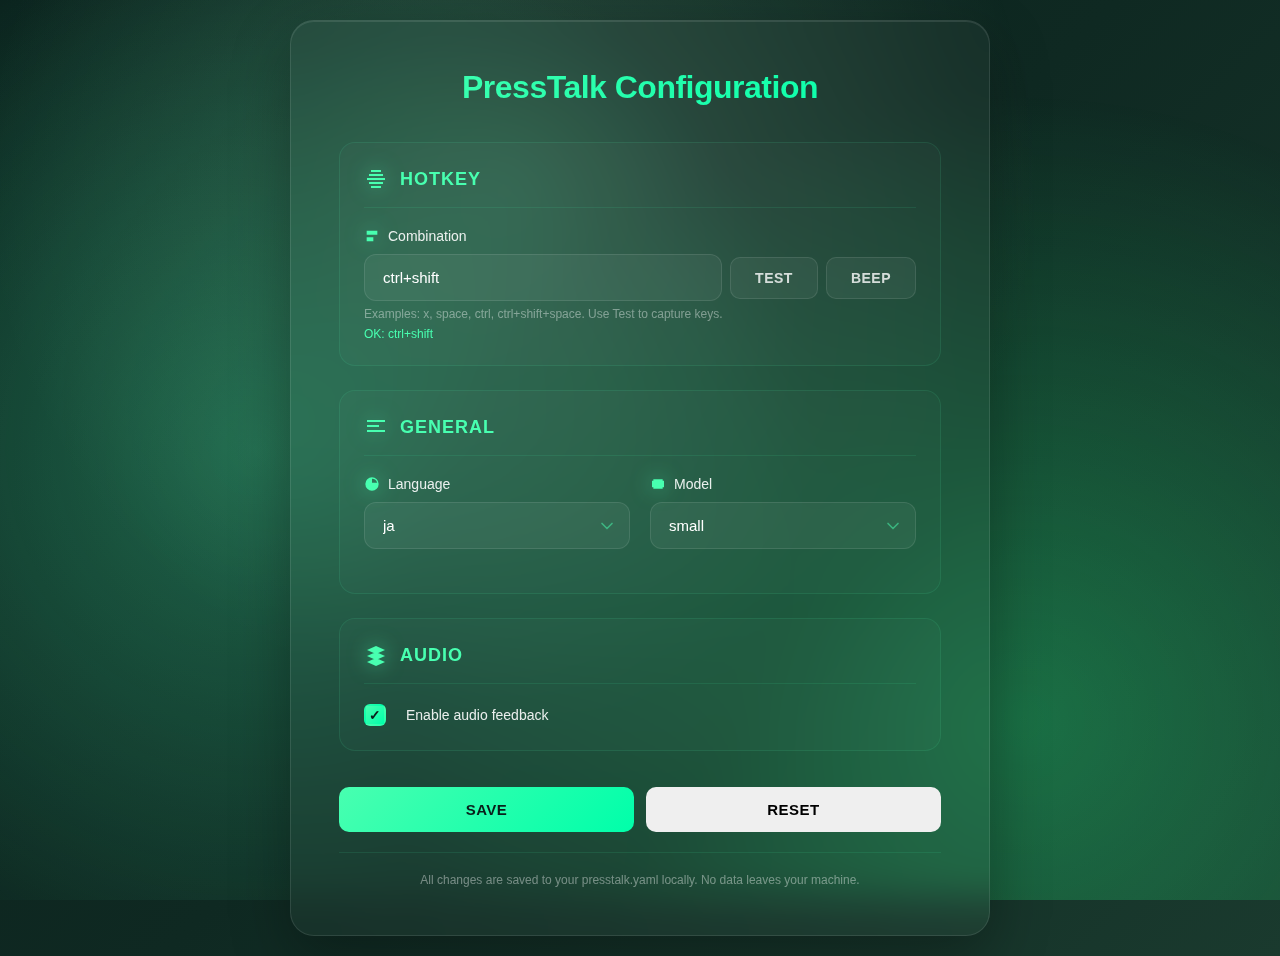
<file: presstalk-futuristic.html>
<!DOCTYPE html>
<html lang="en">
<head>
    <meta charset="UTF-8">
    <meta name="viewport" content="width=device-width, initial-scale=1.0">
    <title>PressTalk Config</title>
    <style>
        * {
            margin: 0;
            padding: 0;
            box-sizing: border-box;
        }

        body {
            font-family: 'Inter', -apple-system, BlinkMacSystemFont, 'Segoe UI', sans-serif;
            background: linear-gradient(135deg, #0a1f1b 0%, #0f2922 50%, #1a3a2e 100%);
            min-height: 100vh;
            display: flex;
            justify-content: center;
            align-items: center;
            color: #ffffff;
            padding: 20px;
            position: relative;
            overflow: auto;
        }

        /* Animated background particles */
        body::before {
            content: '';
            position: fixed;
            top: 0;
            left: 0;
            width: 100%;
            height: 100%;
            background-image: 
                radial-gradient(circle at 20% 50%, rgba(72, 255, 176, 0.3) 0%, transparent 50%),
                radial-gradient(circle at 80% 80%, rgba(39, 255, 135, 0.3) 0%, transparent 50%),
                radial-gradient(circle at 40% 20%, rgba(163, 255, 200, 0.2) 0%, transparent 50%);
            animation: float 20s ease-in-out infinite;
            pointer-events: none;
            z-index: 0;
        }

        @keyframes float {
            0%, 100% { transform: translate(0, 0) rotate(0deg); }
            33% { transform: translate(30px, -30px) rotate(1deg); }
            66% { transform: translate(-20px, 20px) rotate(-1deg); }
        }

        .container {
            background: rgba(255, 255, 255, 0.03);
            backdrop-filter: blur(20px);
            border: 1px solid rgba(255, 255, 255, 0.1);
            border-radius: 24px;
            padding: 48px;
            max-width: 700px;
            width: 100%;
            box-shadow: 
                0 20px 60px rgba(0, 0, 0, 0.3),
                inset 0 1px 0 rgba(255, 255, 255, 0.1);
            position: relative;
            z-index: 1;
            animation: slideUp 0.6s ease-out;
        }

        @keyframes slideUp {
            from {
                opacity: 0;
                transform: translateY(30px);
            }
            to {
                opacity: 1;
                transform: translateY(0);
            }
        }

        h1 {
            font-size: 32px;
            font-weight: 700;
            margin-bottom: 36px;
            background: linear-gradient(135deg, #48ffb0 0%, #0fa 100%);
            -webkit-background-clip: text;
            -webkit-text-fill-color: transparent;
            background-clip: text;
            text-align: center;
            letter-spacing: -0.5px;
        }

        .card {
            background: rgba(255, 255, 255, 0.02);
            border: 1px solid rgba(72, 255, 176, 0.1);
            border-radius: 16px;
            padding: 24px;
            margin-bottom: 24px;
            animation: fadeIn 0.8s ease-out backwards;
            transition: all 0.3s ease;
        }

        .card:hover {
            background: rgba(255, 255, 255, 0.04);
            border-color: rgba(72, 255, 176, 0.2);
            box-shadow: 0 10px 30px rgba(0, 0, 0, 0.2);
        }

        .card:nth-child(1) { animation-delay: 0.1s; }
        .card:nth-child(2) { animation-delay: 0.2s; }
        .card:nth-child(3) { animation-delay: 0.3s; }

        @keyframes fadeIn {
            from {
                opacity: 0;
                transform: translateX(-20px);
            }
            to {
                opacity: 1;
                transform: translateX(0);
            }
        }

        .card-header {
            display: flex;
            align-items: center;
            gap: 12px;
            margin-bottom: 20px;
            padding-bottom: 16px;
            border-bottom: 1px solid rgba(72, 255, 176, 0.1);
        }

        .card-header h2 {
            font-size: 18px;
            font-weight: 600;
            color: #48ffb0;
            text-transform: uppercase;
            letter-spacing: 1px;
        }

        .icon {
            width: 24px;
            height: 24px;
            color: #48ffb0;
            filter: drop-shadow(0 0 10px rgba(72, 255, 176, 0.5));
        }

        .field {
            margin-bottom: 20px;
        }

        .field:last-child {
            margin-bottom: 0;
        }

        label {
            display: flex;
            align-items: center;
            gap: 8px;
            font-size: 14px;
            font-weight: 500;
            color: rgba(255, 255, 255, 0.9);
            margin-bottom: 10px;
        }

        label .icon {
            width: 16px;
            height: 16px;
        }

        input[type="text"],
        select {
            width: 100%;
            padding: 14px 18px;
            background: rgba(255, 255, 255, 0.05);
            border: 1px solid rgba(255, 255, 255, 0.1);
            border-radius: 12px;
            color: #ffffff;
            font-size: 15px;
            transition: all 0.3s ease;
            outline: none;
        }

        input[type="text"]:focus,
        select:focus {
            background: rgba(255, 255, 255, 0.08);
            border-color: #48ffb0;
            box-shadow: 0 0 0 3px rgba(72, 255, 176, 0.1);
            animation: glow 2s ease-in-out infinite alternate;
        }

        @keyframes glow {
            from {
                box-shadow: 0 0 5px rgba(72, 255, 176, 0.5);
            }
            to {
                box-shadow: 0 0 20px rgba(72, 255, 176, 0.8);
            }
        }

        select {
            cursor: pointer;
            appearance: none;
            background-image: url("data:image/svg+xml;charset=UTF-8,%3csvg xmlns='http://www.w3.org/2000/svg' viewBox='0 0 24 24' fill='none' stroke='rgba(72,255,176,0.5)' stroke-width='2' stroke-linecap='round' stroke-linejoin='round'%3e%3cpolyline points='6 9 12 15 18 9'%3e%3c/polyline%3e%3c/svg%3e");
            background-repeat: no-repeat;
            background-position: right 12px center;
            background-size: 20px;
            padding-right: 45px;
        }

        .grid {
            display: grid;
            grid-template-columns: 1fr 1fr;
            gap: 20px;
        }

        .hint {
            font-size: 12px;
            color: rgba(255, 255, 255, 0.4);
            margin-top: 6px;
        }

        #hotkey-error {
            color: #48ffb0;
            font-weight: 500;
        }

        .btn {
            padding: 12px 24px;
            border: none;
            border-radius: 10px;
            font-size: 14px;
            font-weight: 600;
            cursor: pointer;
            transition: all 0.3s ease;
            text-transform: uppercase;
            letter-spacing: 0.5px;
        }

        .btn-ghost {
            background: rgba(255, 255, 255, 0.05);
            color: rgba(255, 255, 255, 0.8);
            border: 1px solid rgba(255, 255, 255, 0.1);
        }

        .btn-ghost:hover {
            background: rgba(255, 255, 255, 0.1);
            border-color: rgba(72, 255, 176, 0.3);
            color: #48ffb0;
            transform: translateY(-2px);
            box-shadow: 0 10px 20px rgba(0, 0, 0, 0.2);
        }

        .btn-accent {
            background: linear-gradient(135deg, #48ffb0 0%, #0fa 100%);
            color: #0a1f1b;
            border: none;
        }

        .btn-accent:hover {
            transform: translateY(-2px);
            box-shadow: 0 15px 35px rgba(72, 255, 176, 0.3);
        }

        .checkbox {
            display: flex;
            align-items: center;
        }

        .checkbox label {
            margin-bottom: 0;
            cursor: pointer;
            display: flex;
            align-items: center;
        }

        input[type="checkbox"] {
            width: 22px;
            height: 22px;
            margin-right: 12px;
            cursor: pointer;
            appearance: none;
            background: rgba(255, 255, 255, 0.05);
            border: 2px solid rgba(255, 255, 255, 0.2);
            border-radius: 6px;
            transition: all 0.3s ease;
            position: relative;
        }

        input[type="checkbox"]:checked {
            background: linear-gradient(135deg, #48ffb0 0%, #0fa 100%);
            border-color: transparent;
        }

        input[type="checkbox"]:checked::after {
            content: '✓';
            position: absolute;
            top: 50%;
            left: 50%;
            transform: translate(-50%, -50%);
            color: #0a1f1b;
            font-size: 14px;
            font-weight: bold;
        }

        .actions {
            display: flex;
            gap: 12px;
            margin-top: 36px;
            animation: fadeIn 0.8s ease-out 0.4s backwards;
        }

        .actions button {
            flex: 1;
            padding: 14px 28px;
            font-size: 15px;
        }

        #status {
            margin-top: 24px;
            padding: 16px;
            background: linear-gradient(135deg, rgba(72, 255, 176, 0.1), rgba(0, 255, 170, 0.1));
            border: 1px solid rgba(72, 255, 176, 0.3);
            border-radius: 12px;
            text-align: center;
            color: #48ffb0;
            font-weight: 500;
            display: none;
            animation: statusPulse 2s ease-in-out;
        }

        #status.show {
            display: block;
        }

        @keyframes statusPulse {
            0% {
                opacity: 0;
                transform: scale(0.95);
            }
            50% {
                opacity: 1;
                transform: scale(1.02);
            }
            100% {
                opacity: 1;
                transform: scale(1);
            }
        }

        #help {
            text-align: center;
            margin-top: 20px;
            padding-top: 20px;
            border-top: 1px solid rgba(72, 255, 176, 0.1);
        }

        .hidden {
            display: none !important;
        }

        @media (max-width: 640px) {
            .container {
                padding: 32px 24px;
            }
            
            .grid {
                grid-template-columns: 1fr;
            }
            
            h1 {
                font-size: 24px;
            }
        }
    </style>
</head>
<body>
    <main class="container">
        <h1>PressTalk Configuration</h1>
        <form id="cfg-form" aria-describedby="help">
            <section class="card">
                <div class="card-header">
                    <svg class="icon" viewBox="0 0 24 24" aria-hidden="true">
                        <path fill="currentColor" d="M7 3h10v2H7zM5 7h14v2H5zM3 11h18v2H3zM5 15h14v2H5zM7 19h10v2H7z"/>
                    </svg>
                    <h2>Hotkey</h2>
                </div>
                <div class="field">
                    <label for="hotkey">
                        <svg class="icon" viewBox="0 0 24 24" aria-hidden="true">
                            <path fill="currentColor" d="M4 4h16v6H4zM4 14h10v6H4z"/>
                        </svg>
                        Combination
                    </label>
                    <div style="display:flex; gap:.5rem; align-items:center;">
                        <input id="hotkey" name="hotkey" type="text" aria-describedby="hotkey-help hotkey-error" aria-invalid="false" placeholder="Press keys..." />
                        <button id="test-hotkey" type="button" class="btn btn-ghost" aria-describedby="hotkey-help">Test</button>
                        <button id="stop-hotkey" type="button" class="btn btn-ghost hidden">Stop</button>
                        <button id="beep" type="button" class="btn btn-ghost">Beep</button>
                    </div>
                    <div id="hotkey-help" class="hint">Examples: x, space, ctrl, ctrl+shift+space. Use Test to capture keys.</div>
                    <div id="hotkey-error" class="hint" role="status" aria-live="polite" aria-atomic="true"></div>
                </div>
            </section>

            <section class="card">
                <div class="card-header">
                    <svg class="icon" viewBox="0 0 24 24" aria-hidden="true">
                        <path fill="currentColor" d="M3 5h18v2H3zM3 10h12v2H3zM3 15h18v2H3z"/>
                    </svg>
                    <h2>General</h2>
                </div>
                <div class="grid">
                    <div class="field">
                        <label for="language">
                            <svg class="icon" viewBox="0 0 24 24" aria-hidden="true">
                                <path fill="currentColor" d="M12 2a10 10 0 100 20 10 10 0 000-20zm0 2a8 8 0 017.75 6H12V4z"/>
                            </svg>
                            Language
                        </label>
                        <select id="language" name="language">
                            <option value="en">en</option>
                            <option value="ja">ja</option>
                            <option value="es">es</option>
                            <option value="fr">fr</option>
                            <option value="de">de</option>
                            <option value="it">it</option>
                            <option value="pt">pt</option>
                            <option value="zh">zh</option>
                            <option value="ko">ko</option>
                            <option value="hi">hi</option>
                            <option value="ar">ar</option>
                            <option value="ru">ru</option>
                        </select>
                    </div>
                    <div class="field">
                        <label for="model">
                            <svg class="icon" viewBox="0 0 24 24" aria-hidden="true">
                                <path fill="currentColor" d="M3 7h18v10H3zM5 5h14v2H5zM5 17h14v2H5z"/>
                            </svg>
                            Model
                        </label>
                        <select id="model" name="model">
                            <option value="tiny">tiny</option>
                            <option value="base">base</option>
                            <option value="small">small</option>
                            <option value="medium">medium</option>
                            <option value="large">large</option>
                        </select>
                    </div>
                </div>
            </section>

            <section class="card">
                <div class="card-header">
                    <svg class="icon" viewBox="0 0 24 24" aria-hidden="true">
                        <path fill="currentColor" d="M12 3l9 4-9 4-9-4 9-4zm0 6l9 4-9 4-9-4 9-4zm0 6l9 4-9 4-9-4 9-4z"/>
                    </svg>
                    <h2>Audio</h2>
                </div>
                <div class="field checkbox">
                    <label>
                        <input id="audio_feedback" name="audio_feedback" type="checkbox" />
                        Enable audio feedback
                    </label>
                </div>
            </section>

            <div class="actions">
                <button id="save" type="submit" class="btn btn-accent">Save</button>
                <button id="reset" type="button" class="btn">Reset</button>
            </div>
        </form>
        <div id="status" role="status" aria-live="polite"></div>
        <p id="help" class="hint">All changes are saved to your presstalk.yaml locally. No data leaves your machine.</p>
    </main>
    
    <script>
        // Form handling
        const form = document.getElementById('cfg-form');
        const status = document.getElementById('status');
        const hotkeyInput = document.getElementById('hotkey');
        const hotkeyError = document.getElementById('hotkey-error');
        const testBtn = document.getElementById('test-hotkey');
        const stopBtn = document.getElementById('stop-hotkey');
        const beepBtn = document.getElementById('beep');
        
        let isCapturing = false;
        let capturedKeys = [];
        
        // Test hotkey capture
        testBtn.addEventListener('click', () => {
            isCapturing = true;
            capturedKeys = [];
            hotkeyInput.value = '';
            hotkeyInput.placeholder = 'Press your keys...';
            testBtn.classList.add('hidden');
            stopBtn.classList.remove('hidden');
            hotkeyInput.focus();
        });
        
        stopBtn.addEventListener('click', () => {
            isCapturing = false;
            testBtn.classList.remove('hidden');
            stopBtn.classList.add('hidden');
            hotkeyInput.placeholder = 'Press keys...';
            if (capturedKeys.length > 0) {
                hotkeyError.textContent = 'OK: ' + capturedKeys.join('+');
            }
        });
        
        hotkeyInput.addEventListener('keydown', (e) => {
            if (!isCapturing) return;
            e.preventDefault();
            
            const key = [];
            if (e.ctrlKey) key.push('ctrl');
            if (e.shiftKey) key.push('shift');
            if (e.altKey) key.push('alt');
            if (e.metaKey) key.push('meta');
            
            if (!['Control', 'Shift', 'Alt', 'Meta'].includes(e.key)) {
                key.push(e.key.toLowerCase());
            }
            
            capturedKeys = key;
            hotkeyInput.value = key.join('+');
        });
        
        // Beep button
        beepBtn.addEventListener('click', () => {
            // Play beep sound
            const audioContext = new (window.AudioContext || window.webkitAudioContext)();
            const oscillator = audioContext.createOscillator();
            const gainNode = audioContext.createGain();
            
            oscillator.connect(gainNode);
            gainNode.connect(audioContext.destination);
            
            oscillator.frequency.value = 800;
            oscillator.type = 'sine';
            gainNode.gain.value = 0.3;
            
            oscillator.start();
            oscillator.stop(audioContext.currentTime + 0.1);
        });
        
        // Save form
        form.addEventListener('submit', (e) => {
            e.preventDefault();
            
            // Show success message
            status.textContent = '✨ Configuration saved successfully!';
            status.classList.add('show');
            
            setTimeout(() => {
                status.classList.remove('show');
            }, 3000);
        });
        
        // Reset form
        document.getElementById('reset').addEventListener('click', () => {
            form.reset();
            hotkeyInput.value = 'ctrl+shift';
            hotkeyError.textContent = 'OK: ctrl+shift';
            status.textContent = 'Configuration reset to defaults';
            status.classList.add('show');
            
            setTimeout(() => {
                status.classList.remove('show');
            }, 3000);
        });
        
        // Set default values
        hotkeyInput.value = 'ctrl+shift';
        hotkeyError.textContent = 'OK: ctrl+shift';
        document.getElementById('language').value = 'ja';
        document.getElementById('model').value = 'small';
        document.getElementById('audio_feedback').checked = true;
    </script>
</body>
</html>
</file>
